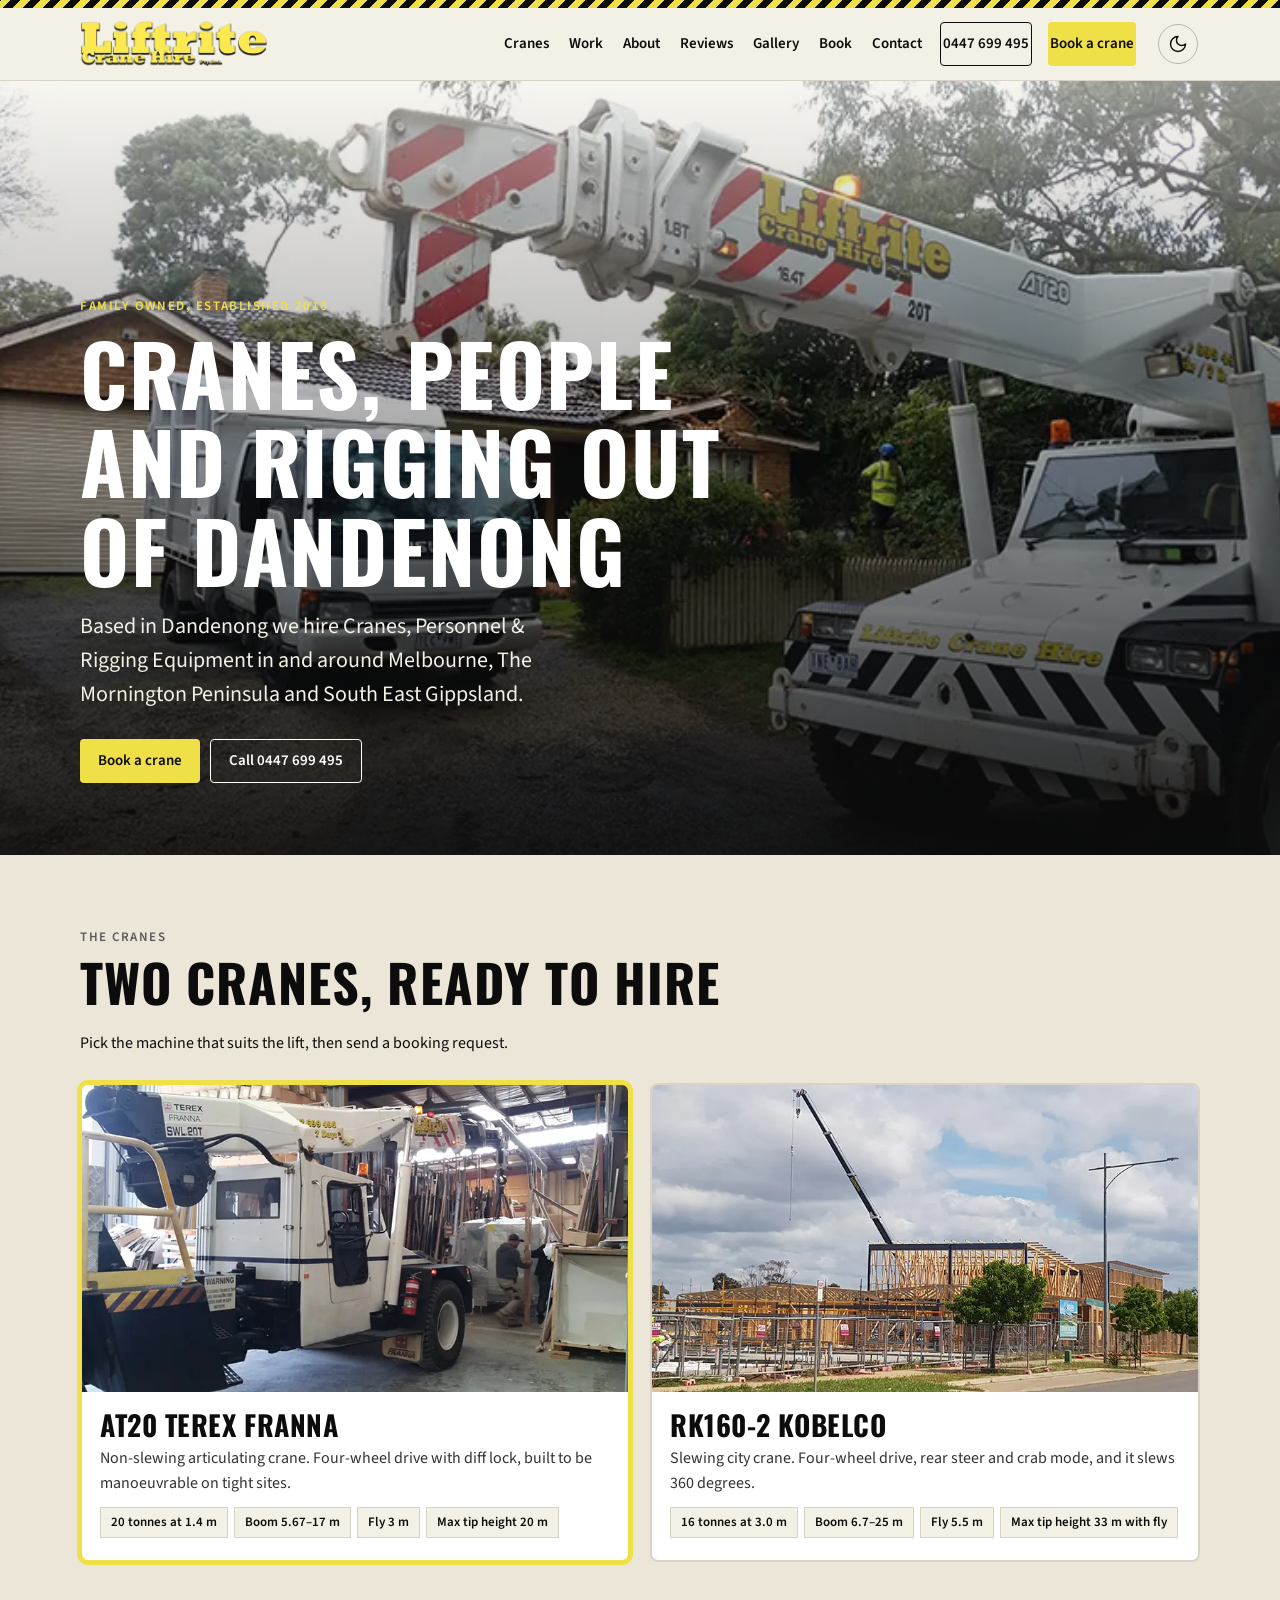
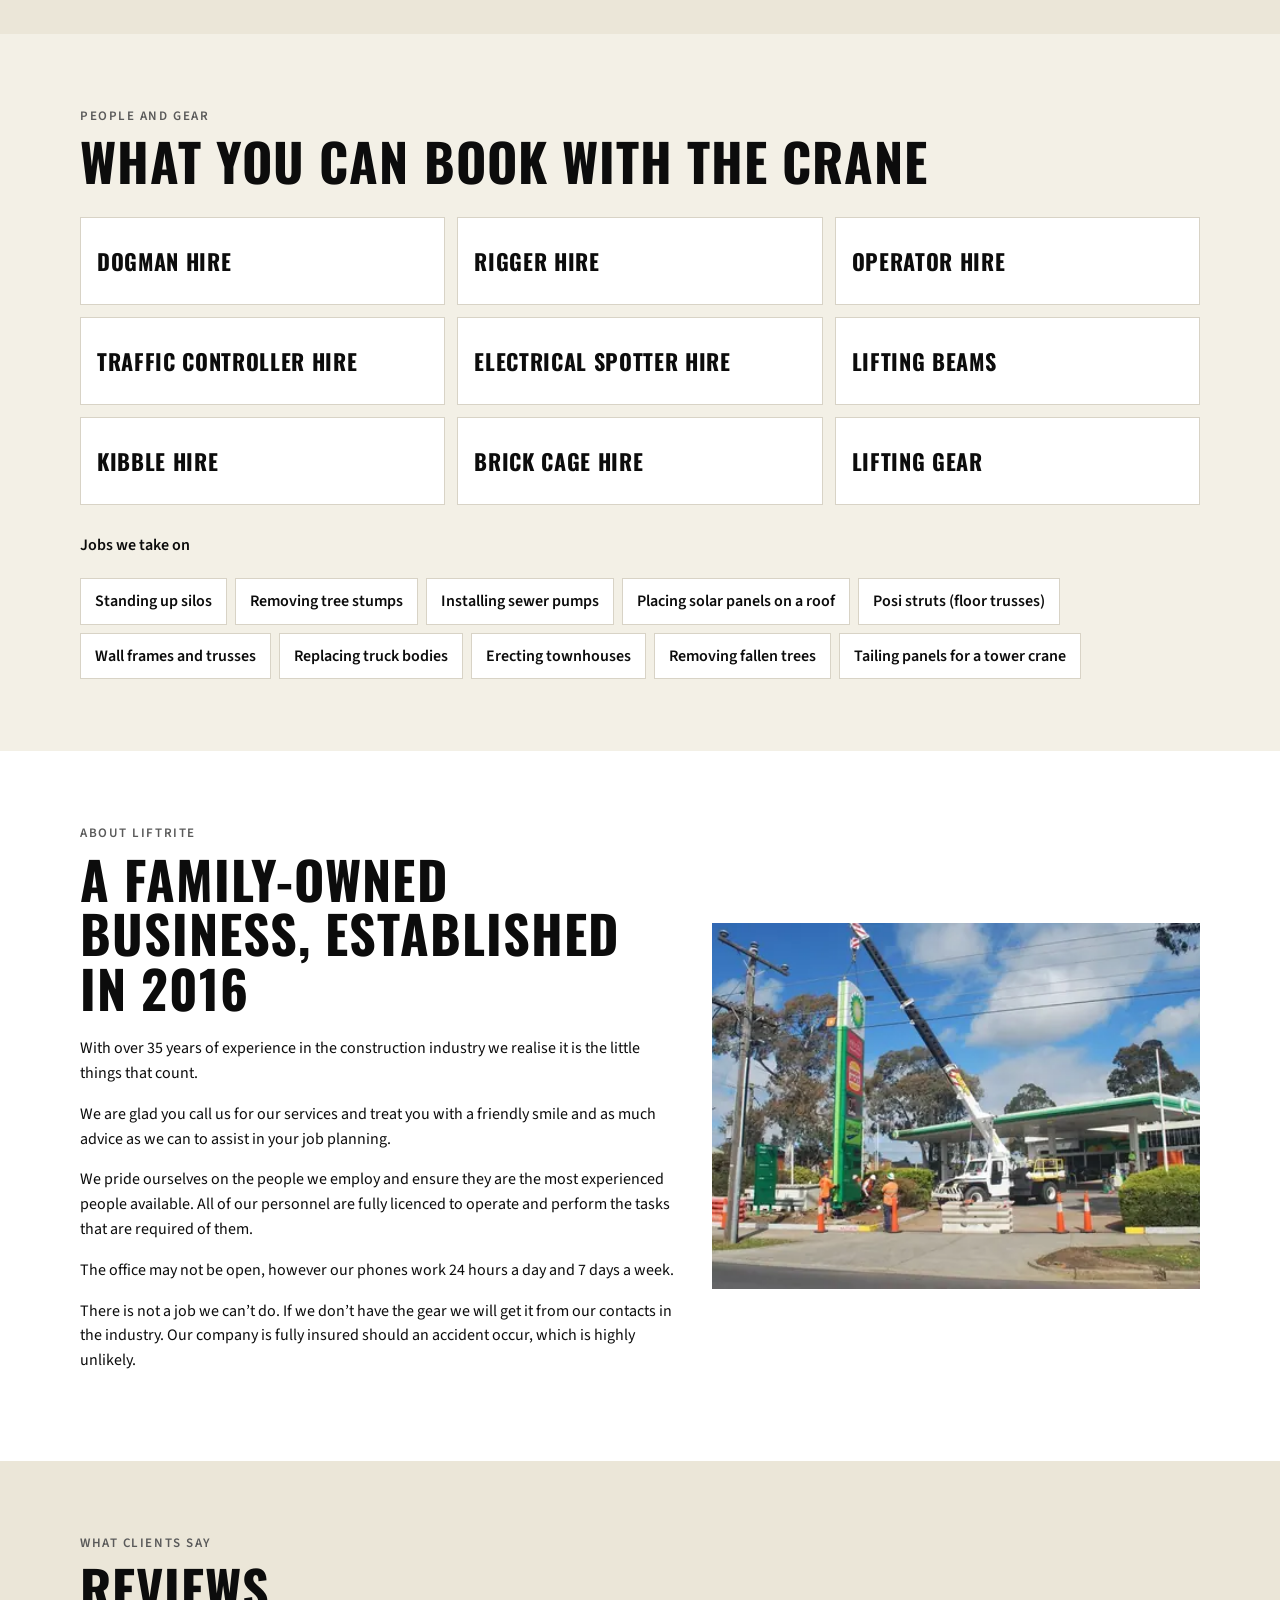
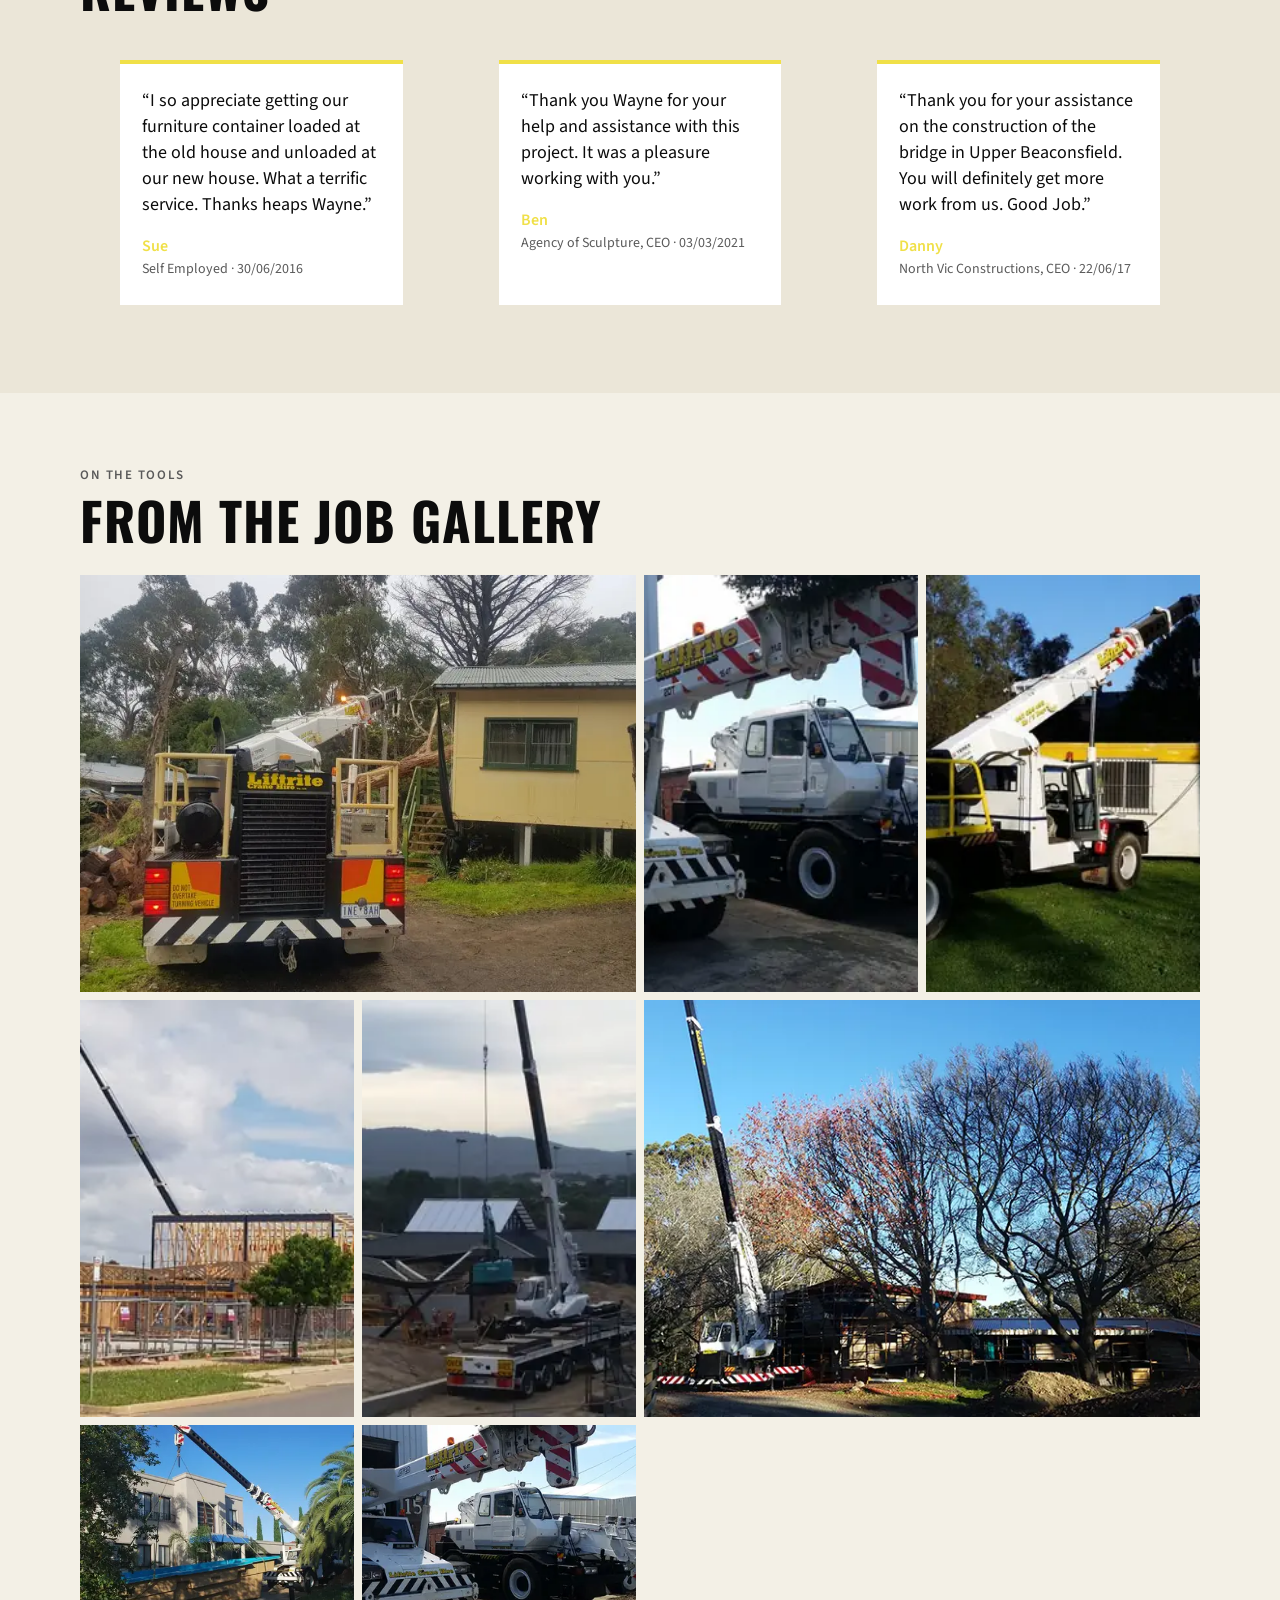
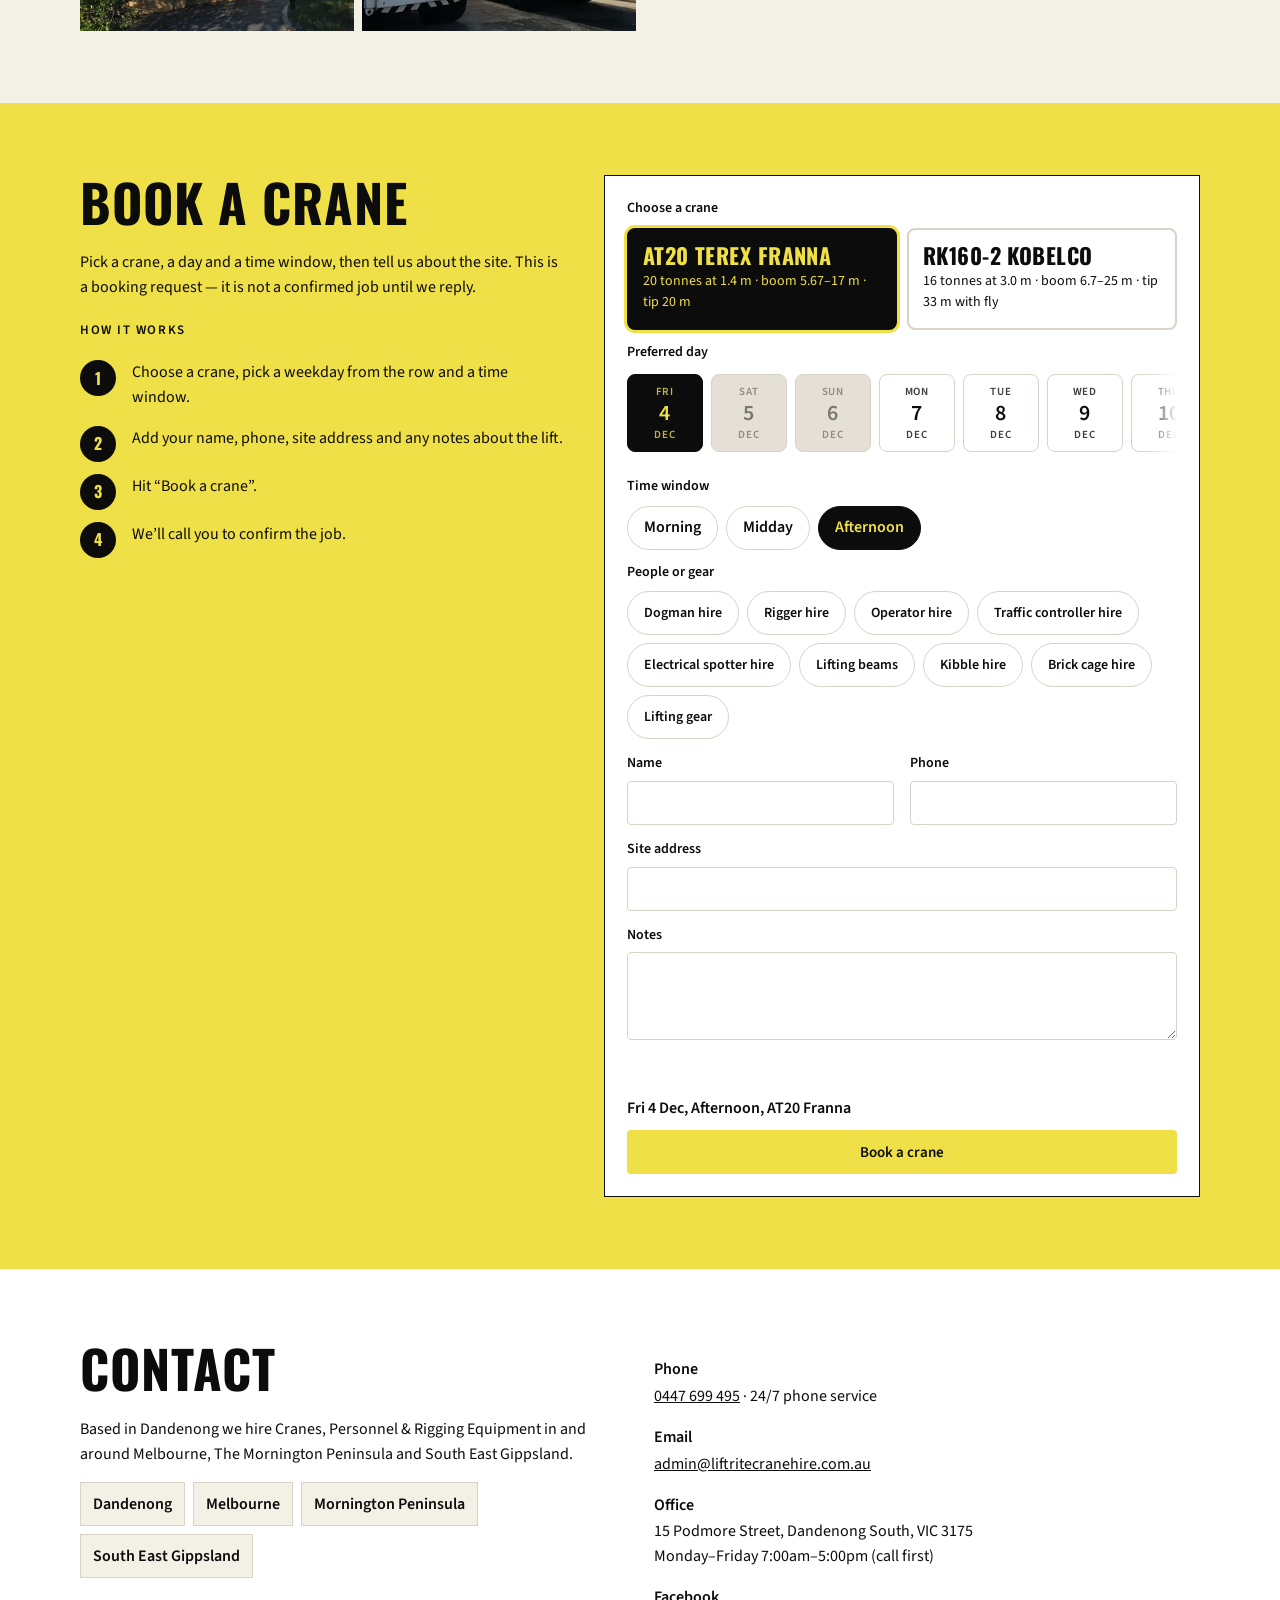
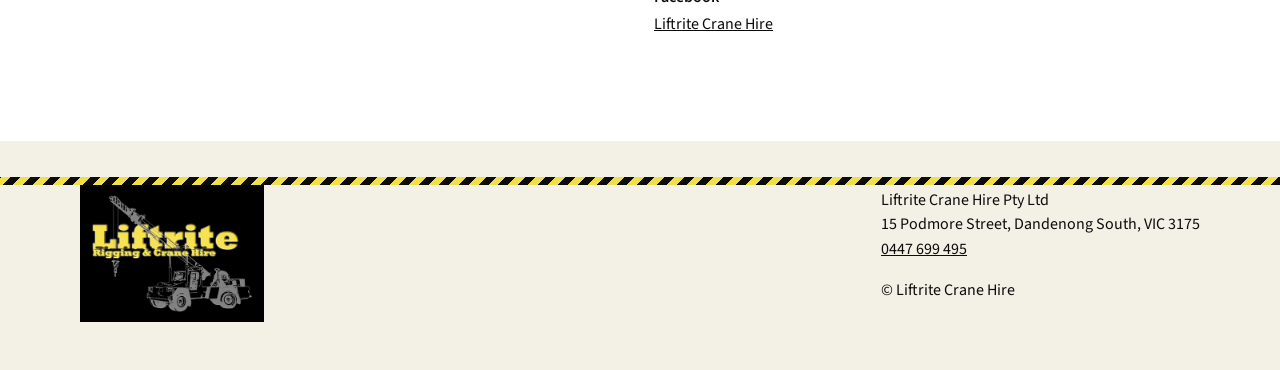
<file: index.html>
<!DOCTYPE html>
<html lang="en-AU">
<head>
<meta charset="utf-8">
<meta name="viewport" content="width=device-width, initial-scale=1">
<meta name="robots" content="noindex,nofollow">
<title>Liftrite Crane Hire</title>
<meta name="description" content="Website preview.">
<link rel="preload" href="fonts/oswald-700.woff2" as="font" type="font/woff2" crossorigin>
<link rel="preload" href="fonts/sourcesans3-400.woff2" as="font" type="font/woff2" crossorigin>
<script>
(function () {
  var t = null;
  try { t = localStorage.getItem("theme"); } catch (e) {}
  if (t !== "light" && t !== "dark") {
    t = window.matchMedia("(prefers-color-scheme: dark)").matches ? "dark" : "light";
  }
  document.documentElement.setAttribute("data-theme", t);
})();
</script>
<link rel="stylesheet" href="css/site.css">
</head>
<body>
<div class="stripe"></div>
<header class="site">
  <div class="wrap bar">
    <a class="logo" href="#top">
      <picture>
        <source type="image/webp" srcset="assets/logo-400.webp 400w, assets/logo-800.webp 800w" sizes="188px">
        <img src="assets/logo.png" width="800" height="195" alt="Liftrite Crane Hire Pty. Ltd.">
      </picture>
    </a>
    <nav class="primary" aria-label="Primary">
      <a href="#cranes">Cranes</a>
      <a href="#work">Work</a>
      <a href="#about">About</a>
      <a href="#reviews">Reviews</a>
      <a href="#gallery">Gallery</a>
      <a href="#book">Book</a>
      <a href="#contact">Contact</a>
      <a class="btn btn-ghost nav-cta" href="tel:0447699495">0447 699 495</a>
      <a class="btn btn-yellow nav-cta" href="#book">Book a crane</a>
      <button type="button" class="theme-toggle" aria-label="Switch light/dark">
        <span class="theme-toggle-face" aria-hidden="true">
          <svg class="icon-moon" viewBox="0 0 24 24">
            <path d="M12 3a6 6 0 0 0 9 9 9 9 0 1 1-9-9Z"/>
          </svg>
          <svg class="icon-sun" viewBox="0 0 24 24">
            <circle cx="12" cy="12" r="4"/>
            <path d="M12 2v2"/>
            <path d="M12 20v2"/>
            <path d="m4.93 4.93 1.41 1.41"/>
            <path d="m17.66 17.66 1.41 1.41"/>
            <path d="M2 12h2"/>
            <path d="M20 12h2"/>
            <path d="m6.34 17.66-1.41 1.41"/>
            <path d="m19.07 4.93-1.41 1.41"/>
          </svg>
        </span>
      </button>
    </nav>
  </div>
</header>

<section class="hero" id="top">
  <div class="media">
    <picture>
      <source type="image/webp" srcset="assets/hero-480.webp 480w, assets/hero-768.webp 768w" sizes="100vw">
      <img src="assets/hero-768.jpg" srcset="assets/hero-480.jpg 480w, assets/hero-768.jpg 768w" sizes="100vw" width="768" height="432" alt="Liftrite AT20 Franna on a house job, with the Liftrite name on the boom" fetchpriority="high">
    </picture>
  </div>
  <div class="veil"></div>
  <div class="wrap">
    <p class="eyebrow">Family owned, established 2016</p>
    <h1>Cranes, people and rigging out of Dandenong</h1>
    <p class="lead">Based in Dandenong we hire Cranes, Personnel &amp; Rigging Equipment in and around Melbourne, The Mornington Peninsula and South East Gippsland.</p>
    <div class="hero-actions">
      <a class="btn btn-yellow" href="#book">Book a crane</a>
      <a class="btn btn-ghost" href="tel:0447699495">Call 0447 699 495</a>
    </div>
  </div>
</section>

<section class="section ink" id="cranes">
  <div class="wrap">
    <p class="kicker">The cranes</p>
    <h2>Two cranes, ready to hire</h2>
    <p>Pick the machine that suits the lift, then send a booking request.</p>
    <div class="crane-grid">
      <button type="button" class="crane-card is-on" data-crane-card="at20" aria-pressed="true">
        <picture>
          <source type="image/webp" srcset="assets/crane-at20-480.webp 480w, assets/crane-at20-768.webp 768w" sizes="(max-width:800px) 100vw, 540px">
          <img src="assets/crane-at20-768.jpg" srcset="assets/crane-at20-480.jpg 480w, assets/crane-at20-768.jpg 768w" sizes="(max-width:800px) 100vw, 540px" width="768" height="432" alt="Liftrite AT20 Franna at a house job" loading="lazy">
        </picture>
        <div class="body">
          <h3>AT20 Terex Franna</h3>
          <p>Non-slewing articulating crane. Four-wheel drive with diff lock, built to be manoeuvrable on tight sites.</p>
          <ul class="specs">
            <li>20 tonnes at 1.4 m</li>
            <li>Boom 5.67–17 m</li>
            <li>Fly 3 m</li>
            <li>Max tip height 20 m</li>
          </ul>
        </div>
      </button>
      <button type="button" class="crane-card" data-crane-card="kobelco" aria-pressed="false">
        <picture>
          <source type="image/webp" srcset="assets/crane-kobelco-480.webp 480w, assets/crane-kobelco-768.webp 768w" sizes="(max-width:800px) 100vw, 540px">
          <img src="assets/crane-kobelco-768.jpg" srcset="assets/crane-kobelco-480.jpg 480w, assets/crane-kobelco-768.jpg 768w" sizes="(max-width:800px) 100vw, 540px" width="768" height="432" alt="Liftrite RK160-2 Kobelco on a house-frame lift" loading="lazy">
        </picture>
        <div class="body">
          <h3>RK160-2 Kobelco</h3>
          <p>Slewing city crane. Four-wheel drive, rear steer and crab mode, and it slews 360 degrees.</p>
          <ul class="specs">
            <li>16 tonnes at 3.0 m</li>
            <li>Boom 6.7–25 m</li>
            <li>Fly 5.5 m</li>
            <li>Max tip height 33 m with fly</li>
          </ul>
        </div>
      </button>
    </div>
  </div>
</section>

<section class="section" id="work">
  <div class="wrap">
    <p class="kicker">People and gear</p>
    <h2>What you can book with the crane</h2>
    <div class="work-grid">
      <div class="work-item">Dogman hire</div>
      <div class="work-item">Rigger hire</div>
      <div class="work-item">Operator hire</div>
      <div class="work-item">Traffic controller hire</div>
      <div class="work-item">Electrical spotter hire</div>
      <div class="work-item">Lifting beams</div>
      <div class="work-item">Kibble hire</div>
      <div class="work-item">Brick cage hire</div>
      <div class="work-item">Lifting gear</div>
    </div>
    <p style="margin-top:28px;font-weight:600">Jobs we take on</p>
    <ul class="jobs">
      <li>Standing up silos</li>
      <li>Removing tree stumps</li>
      <li>Installing sewer pumps</li>
      <li>Placing solar panels on a roof</li>
      <li>Posi struts (floor trusses)</li>
      <li>Wall frames and trusses</li>
      <li>Replacing truck bodies</li>
      <li>Erecting townhouses</li>
      <li>Removing fallen trees</li>
      <li>Tailing panels for a tower crane</li>
    </ul>
  </div>
</section>

<section class="section white" id="about">
  <div class="wrap about-grid">
    <div>
      <p class="kicker">About Liftrite</p>
      <h2>A family-owned business, established in 2016</h2>
      <p>With over 35 years of experience in the construction industry we realise it is the little things that count.</p>
      <p>We are glad you call us for our services and treat you with a friendly smile and as much advice as we can to assist in your job planning.</p>
      <p>We pride ourselves on the people we employ and ensure they are the most experienced people available. All of our personnel are fully licenced to operate and perform the tasks that are required of them.</p>
      <p>The office may not be open, however our phones work 24 hours a day and 7 days a week.</p>
      <p>There is not a job we can’t do. If we don’t have the gear we will get it from our contacts in the industry. Our company is fully insured should an accident occur, which is highly unlikely.</p>
    </div>
    <picture>
      <source type="image/webp" srcset="assets/gal-bp-sign-480.webp 480w, assets/gal-bp-sign-768.webp 768w" sizes="(max-width:800px) 100vw, 480px">
      <img src="assets/gal-bp-sign-768.jpg" srcset="assets/gal-bp-sign-480.jpg 480w, assets/gal-bp-sign-768.jpg 768w" sizes="(max-width:800px) 100vw, 480px" width="768" height="512" alt="Liftrite crane lifting a service-station sign" loading="lazy">
    </picture>
  </div>
</section>

<section class="section ink" id="reviews">
  <div class="wrap">
    <p class="kicker">What clients say</p>
    <h2>Reviews</h2>
    <div class="reviews">
      <figure class="review">
        <blockquote>“I so appreciate getting our furniture container loaded at the old house and unloaded at our new house. What a terrific service. Thanks heaps Wayne.”</blockquote>
        <cite>Sue</cite>
        <div class="meta">Self Employed · 30/06/2016</div>
      </figure>
      <figure class="review">
        <blockquote>“Thank you Wayne for your help and assistance with this project. It was a pleasure working with you.”</blockquote>
        <cite>Ben</cite>
        <div class="meta">Agency of Sculpture, CEO · 03/03/2021</div>
      </figure>
      <figure class="review">
        <blockquote>“Thank you for your assistance on the construction of the bridge in Upper Beaconsfield. You will definitely get more work from us. Good Job.”</blockquote>
        <cite>Danny</cite>
        <div class="meta">North Vic Constructions, CEO · 22/06/17</div>
      </figure>
    </div>
  </div>
</section>

<section class="section" id="gallery">
  <div class="wrap">
    <p class="kicker">On the tools</p>
    <h2>From the job gallery</h2>
    <div class="bento">
      <button type="button" class="bento-item" data-lightbox aria-label="Open photograph: Liftrite crane working beside a suburban house">
        <picture>
          <source type="image/webp" srcset="assets/gal-yard-480.webp 480w, assets/gal-yard-768.webp 768w" sizes="(max-width:800px) 100vw, 540px">
          <img src="assets/gal-yard-768.jpg" srcset="assets/gal-yard-480.jpg 480w, assets/gal-yard-768.jpg 768w" sizes="(max-width:800px) 100vw, 540px" width="768" height="512" alt="Liftrite crane working beside a suburban house" loading="lazy">
        </picture>
      </button>
      <button type="button" class="bento-item" data-lightbox aria-label="Open photograph: Liftrite crane on a house-frame site">
        <picture>
          <source type="image/webp" srcset="assets/gal-frames-480.webp 480w, assets/gal-frames-768.webp 768w" sizes="(max-width:800px) 50vw, 270px">
          <img src="assets/gal-frames-768.jpg" srcset="assets/gal-frames-480.jpg 480w, assets/gal-frames-768.jpg 768w" sizes="(max-width:800px) 50vw, 270px" width="768" height="512" alt="Liftrite crane on a house-frame site" loading="lazy">
        </picture>
      </button>
      <button type="button" class="bento-item" data-lightbox aria-label="Open photograph: Liftrite city crane parked on a job">
        <picture>
          <source type="image/webp" srcset="assets/gal-site-480.webp 480w, assets/gal-site-768.webp 768w" sizes="(max-width:800px) 50vw, 270px">
          <img src="assets/gal-site-768.jpg" srcset="assets/gal-site-480.jpg 480w, assets/gal-site-768.jpg 768w" sizes="(max-width:800px) 50vw, 270px" width="768" height="512" alt="Liftrite city crane parked on a job" loading="lazy">
        </picture>
      </button>
      <button type="button" class="bento-item" data-lightbox aria-label="Open photograph: Liftrite crane boom extended over a suburban street">
        <picture>
          <source type="image/webp" srcset="assets/gal-reach-480.webp 480w, assets/gal-reach-768.webp 768w" sizes="(max-width:800px) 50vw, 270px">
          <img src="assets/gal-reach-768.jpg" srcset="assets/gal-reach-480.jpg 480w, assets/gal-reach-768.jpg 768w" sizes="(max-width:800px) 50vw, 270px" width="768" height="512" alt="Liftrite crane boom extended over a suburban street" loading="lazy">
        </picture>
      </button>
      <button type="button" class="bento-item" data-lightbox aria-label="Open photograph: Liftrite crane lifting steelwork onto a building">
        <picture>
          <source type="image/webp" srcset="assets/gal-pool-480.webp 480w, assets/gal-pool-768.webp 768w" sizes="(max-width:800px) 50vw, 270px">
          <img src="assets/gal-pool-768.jpg" srcset="assets/gal-pool-480.jpg 480w, assets/gal-pool-768.jpg 768w" sizes="(max-width:800px) 50vw, 270px" width="768" height="512" alt="Liftrite crane lifting steelwork onto a building" loading="lazy">
        </picture>
      </button>
      <button type="button" class="bento-item" data-lightbox aria-label="Open photograph: RK160-2 Kobelco beside a house under construction">
        <picture>
          <source type="image/webp" srcset="assets/gal-kobelco-trees-480.webp 480w, assets/gal-kobelco-trees-768.webp 768w" sizes="(max-width:800px) 100vw, 540px">
          <img src="assets/gal-kobelco-trees-768.jpg" srcset="assets/gal-kobelco-trees-480.jpg 480w, assets/gal-kobelco-trees-768.jpg 768w" sizes="(max-width:800px) 100vw, 540px" width="768" height="432" alt="RK160-2 Kobelco beside a house under construction" loading="lazy">
        </picture>
      </button>
      <button type="button" class="bento-item" data-lightbox aria-label="Open photograph: Liftrite crane set up at a house">
        <picture>
          <source type="image/webp" srcset="assets/gal-house-480.webp 480w, assets/gal-house-768.webp 768w" sizes="(max-width:800px) 50vw, 270px">
          <img src="assets/gal-house-768.jpg" srcset="assets/gal-house-480.jpg 480w, assets/gal-house-768.jpg 768w" sizes="(max-width:800px) 50vw, 270px" width="768" height="514" alt="Liftrite crane set up at a house" loading="lazy">
        </picture>
      </button>
      <button type="button" class="bento-item" data-lightbox aria-label="Open photograph: Liftrite cranes in the yard">
        <picture>
          <source type="image/webp" srcset="assets/gal-yard-pair-480.webp 480w, assets/gal-yard-pair-768.webp 768w" sizes="(max-width:800px) 50vw, 270px">
          <img src="assets/gal-yard-pair-768.jpg" srcset="assets/gal-yard-pair-480.jpg 480w, assets/gal-yard-pair-768.jpg 768w" sizes="(max-width:800px) 50vw, 270px" width="768" height="432" alt="Liftrite cranes in the yard" loading="lazy">
        </picture>
      </button>
    </div>
  </div>
</section>

<section class="section book" id="book">
  <div class="wrap book-grid">
    <div>
      <h2>Book a crane</h2>
      <p class="help">Pick a crane, a day and a time window, then tell us about the site. This is a booking request — it is not a confirmed job until we reply.</p>
      <p class="kicker" style="color:#0C0C0C;margin-top:20px">How it works</p>
      <ol class="steps">
        <li data-n="1">Choose a crane, pick a weekday from the row and a time window.</li>
        <li data-n="2">Add your name, phone, site address and any notes about the lift.</li>
        <li data-n="3">Hit “Book a crane”.</li>
        <li data-n="4">We’ll call you to confirm the job.</li>
      </ol>
    </div>
    <div>
    <form class="book-form" id="book-form" action="#" method="post" novalidate>
      <div class="book-widget">
        <p class="widget-label" id="crane-label">Choose a crane</p>
        <div class="crane-pick" id="crane-group" role="radiogroup" aria-labelledby="crane-label">
          <button type="button" class="pick is-on" role="radio" aria-checked="true" data-crane="at20" tabindex="0">
            <h3>AT20 Terex Franna</h3>
            <p>20 tonnes at 1.4 m · boom 5.67–17 m · tip 20 m</p>
          </button>
          <button type="button" class="pick" role="radio" aria-checked="false" data-crane="kobelco" tabindex="-1">
            <h3>RK160-2 Kobelco</h3>
            <p>16 tonnes at 3.0 m · boom 6.7–25 m · tip 33 m with fly</p>
          </button>
        </div>
        <p class="widget-label" id="date-label">Preferred day</p>
        <div class="day-chips-wrap">
          <div class="day-chips" id="date-group" role="radiogroup" aria-labelledby="date-label"></div>
        </div>
        <p class="widget-label" id="time-label">Time window</p>
        <div class="time-pills" id="time-group" role="radiogroup" aria-labelledby="time-label">
          <button type="button" class="pill" role="radio" aria-checked="false" data-time="Morning" tabindex="-1">Morning</button>
          <button type="button" class="pill" role="radio" aria-checked="false" data-time="Midday" tabindex="-1">Midday</button>
          <button type="button" class="pill is-on" role="radio" aria-checked="true" data-time="Afternoon" tabindex="0">Afternoon</button>
        </div>
        <p class="widget-label" id="job-label">People or gear</p>
        <div class="job-chips" id="job-group" role="radiogroup" aria-labelledby="job-label">
          <button type="button" class="pill" role="radio" aria-checked="false" tabindex="0">Dogman hire</button>
          <button type="button" class="pill" role="radio" aria-checked="false" tabindex="-1">Rigger hire</button>
          <button type="button" class="pill" role="radio" aria-checked="false" tabindex="-1">Operator hire</button>
          <button type="button" class="pill" role="radio" aria-checked="false" tabindex="-1">Traffic controller hire</button>
          <button type="button" class="pill" role="radio" aria-checked="false" tabindex="-1">Electrical spotter hire</button>
          <button type="button" class="pill" role="radio" aria-checked="false" tabindex="-1">Lifting beams</button>
          <button type="button" class="pill" role="radio" aria-checked="false" tabindex="-1">Kibble hire</button>
          <button type="button" class="pill" role="radio" aria-checked="false" tabindex="-1">Brick cage hire</button>
          <button type="button" class="pill" role="radio" aria-checked="false" tabindex="-1">Lifting gear</button>
        </div>
      </div>
      <label>Name <input type="text" name="name" autocomplete="name" required></label>
      <label>Phone <input type="tel" name="phone" autocomplete="tel" required></label>
      <label class="full">Site address <input type="text" name="address" autocomplete="street-address" required></label>
      <label class="full">Notes <textarea name="notes"></textarea></label>
      <p class="form-error" id="form-error" role="alert"></p>
      <div class="summary-block">
        <p class="summary" id="book-summary" aria-live="polite"></p>
        <button class="btn btn-yellow btn-full" type="submit">Book a crane</button>
      </div>
    </form>
    <div class="success" id="book-success" tabindex="-1">
      <p>Thank you. We'll call you to confirm the job.</p>
    </div>
    </div>
  </div>
</section>

<section class="section white" id="contact">
  <div class="wrap contact-grid">
    <div>
      <h2>Contact</h2>
      <p>Based in Dandenong we hire Cranes, Personnel &amp; Rigging Equipment in and around Melbourne, The Mornington Peninsula and South East Gippsland.</p>
      <ul class="area">
        <li>Dandenong</li>
        <li>Melbourne</li>
        <li>Mornington Peninsula</li>
        <li>South East Gippsland</li>
      </ul>
    </div>
    <dl class="contact">
      <dt>Phone</dt>
      <dd><a href="tel:0447699495">0447 699 495</a> · 24/7 phone service</dd>
      <dt>Email</dt>
      <dd><a href="mailto:admin@liftritecranehire.com.au">admin@liftritecranehire.com.au</a></dd>
      <dt>Office</dt>
      <dd>15 Podmore Street, Dandenong South, VIC 3175<br>Monday–Friday 7:00am–5:00pm (call first)</dd>
      <dt>Facebook</dt>
      <dd><a href="https://www.facebook.com/LiftriteCraneHire/">Liftrite Crane Hire</a></dd>
    </dl>
  </div>
</section>

<footer class="site">
  <div class="stripe"></div>
  <div class="wrap foot">
    <div class="emblem-chip">
      <picture>
        <source type="image/webp" srcset="assets/logo-emblem.webp">
        <img src="assets/logo-emblem.png" width="400" height="293" alt="Liftrite Rigging &amp; Crane Hire" loading="lazy">
      </picture>
    </div>
    <div>
      <p>Liftrite Crane Hire Pty Ltd<br>15 Podmore Street, Dandenong South, VIC 3175<br><a href="tel:0447699495">0447 699 495</a></p>
      <p>© Liftrite Crane Hire</p>
    </div>
  </div>
</footer>

<div class="sticky-call">
  <a class="btn btn-ghost" href="tel:0447699495">Call</a>
  <a class="btn btn-yellow" href="#book">Book</a>
</div>

<dialog class="lightbox" id="lightbox" aria-modal="true" aria-labelledby="lightbox-caption">
  <button type="button" class="lightbox-close" aria-label="Close">
    <svg viewBox="0 0 24 24" width="20" height="20" aria-hidden="true">
      <path d="M6 6l12 12M18 6L6 18" fill="none" stroke="currentColor" stroke-width="1.75" stroke-linecap="round"/>
    </svg>
  </button>
  <button type="button" class="lightbox-prev" aria-label="Previous photograph">
    <svg viewBox="0 0 24 24" width="20" height="20" aria-hidden="true">
      <path d="M15 6l-6 6 6 6" fill="none" stroke="currentColor" stroke-width="1.75" stroke-linecap="round" stroke-linejoin="round"/>
    </svg>
  </button>
  <button type="button" class="lightbox-next" aria-label="Next photograph">
    <svg viewBox="0 0 24 24" width="20" height="20" aria-hidden="true">
      <path d="M9 6l6 6-6 6" fill="none" stroke="currentColor" stroke-width="1.75" stroke-linecap="round" stroke-linejoin="round"/>
    </svg>
  </button>
  <figure class="lightbox-figure">
    <img class="lightbox-img" id="lightbox-img" alt="">
    <figcaption class="lightbox-meta">
      <p class="lightbox-caption" id="lightbox-caption"></p>
      <p class="lightbox-count" id="lightbox-count" aria-live="polite"></p>
    </figcaption>
  </figure>
</dialog>

<script src="js/site.js"></script>
</body>
</html>
</file>
<file: css/site.css>
@font-face{font-family:Oswald;src:url("../fonts/oswald-700.woff2") format("woff2");font-weight:700;font-style:normal;font-display:swap}
@font-face{font-family:"Source Sans 3";src:url("../fonts/sourcesans3-400.woff2") format("woff2");font-weight:400;font-style:normal;font-display:swap}
@font-face{font-family:"Source Sans 3";src:url("../fonts/sourcesans3-600.woff2") format("woff2");font-weight:600;font-style:normal;font-display:swap}

:root,
html[data-theme="light"]{
  --ink:#0C0C0C;
  --ink-2:#1A1A1A;
  --yellow:#F0E048;
  --paper:#F3F0E6;
  --steel:#5A5A5A;
  --line:#D8D3C6;
  --white:#fff;
  --card:#fff;
  --muted:#333;
  --review:#fff;
  --review-fg:#0C0C0C;
  --review-meta:#5A5A5A;
  --chip-disabled-bg:#e4e0d6;
  --chip-disabled-fg:#7a776e;
  --header-bg:#F3F0E6;
  --header-fg:#0C0C0C;
  --header-line:#D8D3C6;
  --band:#EBE6D8;
  --band-fg:#0C0C0C;
  --kicker-band:#5A5A5A;
  --footer-bg:#F3F0E6;
  --footer-fg:#0C0C0C;
  --sticky-bg:#F3F0E6;
  --hero-base:#F3F0E6;
  --veil:linear-gradient(180deg,rgba(243,240,230,.55) 0%,rgba(12,12,12,.28) 38%,rgba(12,12,12,.88) 100%);
  color-scheme:light;
}
html[data-theme="dark"]{
  --ink:#F3F0E6;
  --ink-2:#F3F0E6;
  --yellow:#F0E048;
  --paper:#0C0C0C;
  --steel:#B8B4A8;
  --line:#3A3A3A;
  --white:#141414;
  --card:#1A1A1A;
  --muted:#D8D3C6;
  --review:#141414;
  --review-fg:#F3F0E6;
  --review-meta:#C8C4B8;
  --chip-disabled-bg:#2A2A2A;
  --chip-disabled-fg:#8A867C;
  --header-bg:#0C0C0C;
  --header-fg:#F3F0E6;
  --header-line:#0C0C0C;
  --band:#0C0C0C;
  --band-fg:#F3F0E6;
  --kicker-band:#F0E048;
  --footer-bg:#0C0C0C;
  --footer-fg:#F3F0E6;
  --sticky-bg:#0C0C0C;
  --hero-base:#0C0C0C;
  --veil:linear-gradient(180deg,rgba(12,12,12,.35) 0%,rgba(12,12,12,.62) 45%,rgba(12,12,12,.94) 100%);
  color-scheme:dark;
}

*{box-sizing:border-box}
html,body{margin:0;padding:0;overflow-x:clip}
html{scroll-behavior:smooth;background:var(--paper)}
body{
  font-family:"Source Sans 3",system-ui,sans-serif;
  font-weight:400;
  color:var(--ink);
  background:var(--paper);
  line-height:1.55;
}
body,header.site,.section,.section.ink,.section.white,footer.site,.sticky-call,
.work-item,.jobs li,.crane-card,.review,form.book-form,.pick,.chip,.pill,.area li{
  transition:background-color .2s ease,color .2s ease,border-color .2s ease;
}
img,picture,.hero .media,.hero .media img{transition:none}
img{max-width:100%;height:auto;display:block}
div,section,article,form,button,picture{min-width:0}
a{color:inherit}
h1,h2,h3{font-family:Oswald,sans-serif;font-weight:700;letter-spacing:.02em;line-height:1.05;margin:0 0 .4em}
h2{font-size:clamp(32px,5vw,52px);text-transform:uppercase}
.wrap{width:min(1120px,calc(100% - 40px));margin:0 auto}
.stripe{height:8px;background:repeating-linear-gradient(-45deg,#0C0C0C 0 7px,var(--yellow) 7px 14px)}

:focus{outline:none}
:focus-visible{
  outline:3px solid var(--yellow);
  outline-offset:3px;
}
.btn:focus-visible,
.chip:focus-visible,
.pill:focus-visible{
  outline-offset:2px;
}

header.site{
  position:sticky;top:0;z-index:40;
  background:var(--header-bg);color:var(--header-fg);
  border-bottom:1px solid var(--header-line);
}
header.site .bar{display:flex;align-items:center;gap:16px;min-height:72px;padding:8px 0}
header.site .logo img{width:188px;height:auto}
nav.primary{display:flex;flex-wrap:wrap;gap:6px 16px;margin-left:auto;align-items:center}
nav.primary a{font-weight:600;font-size:15px;text-decoration:none;min-height:44px;display:inline-flex;align-items:center;padding:0 2px}
.theme-toggle{
  width:44px;height:44px;min-width:44px;min-height:44px;
  display:inline-grid;place-items:center;
  background:transparent;border:0;color:inherit;
  cursor:pointer;padding:0;flex-shrink:0;overflow:visible;
  margin-left:4px;
}
.theme-toggle-face{
  width:40px;height:40px;border-radius:50%;
  display:grid;place-items:center;
  background:transparent;
  border:1px solid color-mix(in srgb, currentColor 25%, transparent);
  overflow:visible;
  transition:background-color .2s ease;
}
.theme-toggle:hover .theme-toggle-face,
.theme-toggle:focus-visible .theme-toggle-face{
  background:color-mix(in srgb, currentColor 10%, transparent);
}
.theme-toggle:focus-visible{
  outline:2px solid currentColor;
  outline-offset:2px;
}
.theme-toggle svg{
  grid-area:1/1;
  width:20px;height:20px;
  stroke:currentColor;fill:none;
  stroke-width:1.75;stroke-linecap:round;stroke-linejoin:round;
  overflow:visible;
  transform-origin:50% 50%;
  transition:opacity .25s ease, transform .25s ease;
}
html[data-theme="light"] .icon-moon{opacity:1;transform:rotate(0deg) scale(1)}
html[data-theme="light"] .icon-sun{opacity:0;transform:rotate(-90deg) scale(.6)}
html[data-theme="dark"] .icon-sun{opacity:1;transform:rotate(0deg) scale(1)}
html[data-theme="dark"] .icon-moon{opacity:0;transform:rotate(-90deg) scale(.6)}

.btn{
  display:inline-flex;align-items:center;justify-content:center;
  min-height:44px;padding:0 18px;border-radius:4px;
  font-weight:600;text-decoration:none;border:0;cursor:pointer;
  font-family:inherit;font-size:15px;
}
.btn-yellow{background:var(--yellow);color:#0C0C0C}
.btn-ink{background:#0C0C0C;color:var(--yellow)}
.btn-ghost{border:1.5px solid currentColor;background:transparent;color:inherit}
.btn-full{width:100%}

.hero{position:relative;color:#fff;min-height:86vh;display:grid;align-items:end;background:var(--hero-base)}
[id]{scroll-margin-top:88px}
.hero .media,.hero .media picture,.hero .media img{position:absolute;inset:0;width:100%;height:100%;object-fit:cover}
.hero .media img{aspect-ratio:16/9}
.hero .veil{position:absolute;inset:0;background:var(--veil)}
.hero .wrap{position:relative;z-index:1;padding:96px 0 72px}
.eyebrow{font-weight:600;letter-spacing:.12em;text-transform:uppercase;font-size:13px;color:var(--yellow);margin:0 0 12px}
.hero h1{font-size:clamp(40px,7.2vw,84px);text-transform:uppercase;max-width:16ch;margin:0 0 16px}
.hero .lead{font-size:clamp(18px,2vw,22px);max-width:42ch;margin:0 0 28px;color:#F3F0E6}
.hero-actions{display:flex;flex-wrap:wrap;gap:10px}

.section{padding:72px 0}
.section.ink{background:var(--band);color:var(--band-fg)}
.section.white{background:var(--white);color:var(--ink)}
.kicker{font-weight:600;letter-spacing:.12em;text-transform:uppercase;font-size:13px;color:var(--steel);margin:0 0 8px}
.ink .kicker{color:var(--kicker-band)}
p{margin:0 0 1em}

.crane-grid{display:grid;grid:auto / 1fr 1fr;gap:20px;margin-top:28px}
.crane-card{
  min-width:0;background:var(--card);color:var(--ink);
  border-radius:8px;overflow:hidden;text-align:left;
  display:flex;flex-direction:column;border:2px solid var(--line);
  font:inherit;cursor:pointer;padding:0;
}
.crane-card img,.crane-card picture{width:100%;aspect-ratio:16/9;object-fit:cover;background:#222}
.crane-card .body{padding:18px 18px 22px}
.crane-card h3{font-size:28px;text-transform:uppercase;margin:0 0 6px}
.crane-card p{margin:0 0 12px;color:var(--muted)}
.crane-card.is-on,.crane-card[aria-pressed="true"]{border-color:var(--yellow);box-shadow:0 0 0 3px var(--yellow)}
.specs{display:flex;flex-wrap:wrap;gap:6px;list-style:none;margin:0;padding:0}
.specs li{border:1px solid var(--line);background:var(--paper);padding:6px 10px;font-size:13px;font-weight:600;line-height:1.3}

.work-grid{display:grid;grid:auto / repeat(3,minmax(0,1fr));gap:12px;margin-top:28px}
.work-item{
  background:var(--card);border:1px solid var(--line);color:var(--ink);
  padding:18px 16px;min-height:88px;display:flex;align-items:center;
  font-family:Oswald,sans-serif;font-size:22px;text-transform:uppercase;letter-spacing:.03em;
}
.jobs{display:flex;flex-wrap:wrap;gap:8px;margin:20px 0 0;padding:0;list-style:none}
.jobs li{border:1px solid var(--line);padding:10px 14px;min-height:44px;display:inline-flex;align-items:center;font-weight:600;background:var(--card)}

.about-grid{display:grid;grid:auto / 1.1fr .9fr;gap:36px;align-items:center}
.about-grid img,.about-grid picture{width:100%;max-width:100%;min-width:0;aspect-ratio:4/3;object-fit:cover}

.reviews{display:grid;grid:auto / 1fr 1fr 1fr;gap:16px;margin-top:28px}
.review{background:var(--review);padding:24px 22px;border-top:4px solid var(--yellow);min-width:0;color:var(--review-fg)}
.review blockquote{margin:0 0 16px;font-size:18px;line-height:1.45}
.review cite{font-style:normal;font-weight:600;color:var(--yellow);display:block}
.review .meta{color:var(--review-meta);font-size:14px}

.bento{display:grid;grid:auto / repeat(4,minmax(0,1fr));gap:8px;margin-top:28px}
.bento-item{min-width:0;display:block;background:#222;padding:0;border:0;cursor:pointer;color:inherit}
.bento-item img,.bento-item picture{width:100%;height:100%;aspect-ratio:4/3;object-fit:cover}
.bento-item:nth-child(1),.bento-item:nth-child(6){grid-column:span 2}

.lightbox{
  inset:0;width:100vw;height:100vh;max-width:none;max-height:none;
  margin:0;padding:0;border:0;
  background:rgba(0,0,0,.92);color:#F3F0E6;
  overflow:hidden;
}
.lightbox::backdrop{background:rgba(0,0,0,.92)}
.lightbox[open]{display:flex;flex-direction:column;align-items:center;justify-content:center}
.lightbox-figure{margin:0;display:flex;flex-direction:column;align-items:center;gap:10px;max-width:90vw}
.lightbox-img{
  display:block;
  width:auto;height:auto;
  max-width:90vw;max-height:85vh;
  object-fit:contain;
}
.lightbox-meta{margin:0;text-align:center;max-width:90vw}
.lightbox-caption{margin:0;font-size:16px;font-weight:600}
.lightbox-count{margin:4px 0 0;font-size:14px;color:#C8C4B8}
.lightbox-close,.lightbox-prev,.lightbox-next{
  position:absolute;z-index:2;
  width:44px;height:44px;min-width:44px;min-height:44px;
  display:grid;place-items:center;
  background:transparent;border:0;color:var(--yellow);
  cursor:pointer;padding:0;border-radius:50%;
}
.lightbox-close{top:10px;right:10px}
.lightbox-prev{left:12px;top:50%;transform:translateY(-50%)}
.lightbox-next{right:12px;top:50%;transform:translateY(-50%)}
.lightbox-close:focus-visible,
.lightbox-prev:focus-visible,
.lightbox-next:focus-visible{
  outline:2px solid var(--yellow);outline-offset:2px;
}
@media (max-width:800px){
  .lightbox-img{max-height:68vh}
  .lightbox-prev,.lightbox-next{top:auto;bottom:12px;transform:none}
  .lightbox-prev{left:16px}
  .lightbox-next{right:16px}
  .lightbox-figure{padding-bottom:56px}
}

.book{background:var(--yellow);color:#0C0C0C}
.book h2,.book p,.book .help{color:#0C0C0C}
.book-grid{display:grid;grid:auto / .9fr 1.1fr;gap:36px;align-items:start}
.steps{list-style:none;margin:20px 0 0;padding:0}
.steps li{position:relative;padding:0 0 16px 52px;min-height:48px}
.steps li::before{
  content:attr(data-n);position:absolute;left:0;top:0;width:36px;height:36px;
  border-radius:50%;background:#0C0C0C;color:var(--yellow);
  display:flex;align-items:center;justify-content:center;
  font-weight:700;font-family:Oswald,sans-serif;
}
form.book-form{
  background:var(--card);color:var(--ink);border:1px solid #0C0C0C;
  padding:22px;display:grid;grid:auto / 1fr 1fr;gap:14px 16px;
}
form .full,.book-widget,.crane-pick,.summary-block,.success{grid-column:1 / -1}
label{display:flex;flex-direction:column;gap:6px;font-size:14px;font-weight:600}
input,textarea{
  font:inherit;font-weight:400;border:1.5px solid var(--line);border-radius:4px;
  min-height:44px;padding:8px 10px;width:100%;background:var(--white);color:var(--ink);
}
textarea{min-height:88px;resize:vertical}
.widget-label{font-size:14px;font-weight:700;margin:12px 0 8px}
.widget-label:first-child{margin-top:0}
.crane-pick{display:grid;grid:auto / 1fr 1fr;gap:10px}
.pick{
  text-align:left;border:2px solid var(--line);background:var(--white);color:var(--ink);
  border-radius:8px;cursor:pointer;font:inherit;padding:14px;min-height:88px;
}
.pick.is-on,.pick[aria-checked="true"]{border-color:#0C0C0C;box-shadow:0 0 0 3px var(--yellow);background:#0C0C0C;color:var(--yellow)}
.pick h3,.pick p{color:inherit}
.pick h3{font-size:22px;margin:0 0 4px;text-transform:uppercase}
.pick p{margin:0;font-size:14px;font-weight:400}
.day-chips-wrap{position:relative;min-width:0}
.day-chips-wrap::after{content:"";position:absolute;top:0;right:0;bottom:10px;width:36px;background:linear-gradient(90deg,transparent,var(--card));pointer-events:none}
.day-chips{display:flex;gap:8px;overflow-x:auto;-webkit-overflow-scrolling:touch;padding:2px 2px 12px;scroll-snap-type:x mandatory}
.chip{
  flex:0 0 auto;scroll-snap-align:start;min-width:76px;min-height:72px;
  padding:8px 10px;display:flex;flex-direction:column;align-items:center;justify-content:center;
  gap:1px;border:1.5px solid var(--line);background:var(--white);color:var(--ink);
  border-radius:8px;font:inherit;cursor:pointer;
}
.chip .dow,.chip .mon{font-size:11px;font-weight:700;letter-spacing:.06em;text-transform:uppercase;opacity:.8}
.chip .dom{font-size:22px;font-weight:700;line-height:1.1}
.chip:disabled,.chip[aria-disabled="true"]{
  background:var(--chip-disabled-bg);color:var(--chip-disabled-fg);
  cursor:not-allowed;opacity:1;
}
.time-pills,.job-chips{display:flex;flex-wrap:wrap;gap:8px}
.pill{
  min-height:44px;padding:0 16px;border-radius:999px;border:1.5px solid var(--line);
  background:var(--white);color:var(--ink);font:inherit;font-weight:700;cursor:pointer;
}
.chip.is-on,.chip[aria-checked="true"]:not(:disabled),
.pill.is-on,.pill[aria-checked="true"]{
  background:#0C0C0C;color:var(--yellow);border-color:#0C0C0C;
}
.job-chips .pill{font-weight:600;font-size:14px}
.summary{
  margin:8px 0 0;font-weight:700;min-height:24px;
}
.summary-block{display:grid;gap:10px}
.form-error{grid-column:1 / -1;margin:0;color:#8A1F11;font-weight:600;min-height:1.2em}
html[data-theme="dark"] .form-error{color:#FFB4A8}
.success{display:none;padding:28px 8px;text-align:center}
.success.is-on{display:block}
.success p{font-size:22px;font-weight:600;margin:0}
.book-form.is-sent{display:none}

.contact-grid{display:grid;grid:auto / 1fr 1fr;gap:28px}
.contact dt{font-weight:700;margin:0 0 2px}
.contact dd{margin:0 0 16px}
footer.site{background:var(--footer-bg);color:var(--footer-fg);padding:36px 0 48px}
footer.site .foot{display:flex;flex-wrap:wrap;gap:24px;align-items:center;justify-content:space-between}
.emblem-chip{background:#000;padding:10px 12px;display:inline-flex}
.emblem-chip img{width:160px;height:auto;aspect-ratio:400/293}
.sticky-call{display:none;position:fixed;bottom:0;left:0;right:0;z-index:35;background:var(--sticky-bg);padding:8px 10px;gap:8px;flex-wrap:nowrap;color:var(--header-fg);border-top:1px solid var(--header-line)}
.sticky-call a{flex:1;white-space:nowrap}
.area{display:flex;flex-wrap:wrap;gap:8px;margin:8px 0 0;padding:0;list-style:none}
.area li{border:1px solid var(--line);color:var(--ink);background:var(--paper);padding:8px 12px;min-height:44px;display:inline-flex;align-items:center;font-weight:600}

@media (max-width:800px){
  .wrap{width:min(1120px,calc(100% - 28px))}
  header.site .bar{flex-wrap:wrap;min-height:56px;gap:8px}
  header.site nav.primary .nav-cta{display:none}
  nav.primary{display:flex;width:100%;order:3;justify-content:flex-start;gap:4px 16px;overflow-x:auto;padding-bottom:4px;flex-wrap:nowrap;margin-left:0}
  header.site .logo{order:1;margin-right:auto}
  header.site .theme-toggle{order:2;margin-left:auto;position:absolute;top:8px;right:max(10px, env(safe-area-inset-right))}
  header.site .bar{position:relative;padding-right:52px}
  header.site .logo img{width:156px}
  .hero{min-height:calc(100svh - 176px);align-items:end}
  .hero .wrap{padding:20px 0 16px}
  .hero h1{font-size:clamp(34px,10vw,48px)}
  .crane-grid,.crane-pick,.about-grid,.book-grid,.contact-grid,.reviews{grid:auto / 1fr}
  .work-grid{grid:auto / 1fr 1fr}
  .bento{grid:auto / 1fr 1fr}
  .bento-item:nth-child(1),.bento-item:nth-child(6){grid-column:span 2}
  .sticky-call{display:flex}
  body{padding-bottom:80px}
  form.book-form{grid:auto / 1fr}
}
@media (max-width:390px){
  .sticky-call{flex-wrap:nowrap}
  .sticky-call a{font-size:15px;padding:0 10px}
}
@media (max-width:320px){
  .wrap{width:min(1120px,calc(100% - 20px))}
  header.site .logo img{width:132px}
  nav.primary{gap:4px 12px}
}

@media (prefers-reduced-motion:reduce){
  *{animation:none!important;transition:none!important;scroll-behavior:auto!important}
  html[data-theme="light"] .icon-moon,
  html[data-theme="dark"] .icon-sun{opacity:1;transform:none}
  html[data-theme="light"] .icon-sun,
  html[data-theme="dark"] .icon-moon{opacity:0;transform:none}
}
</file>
